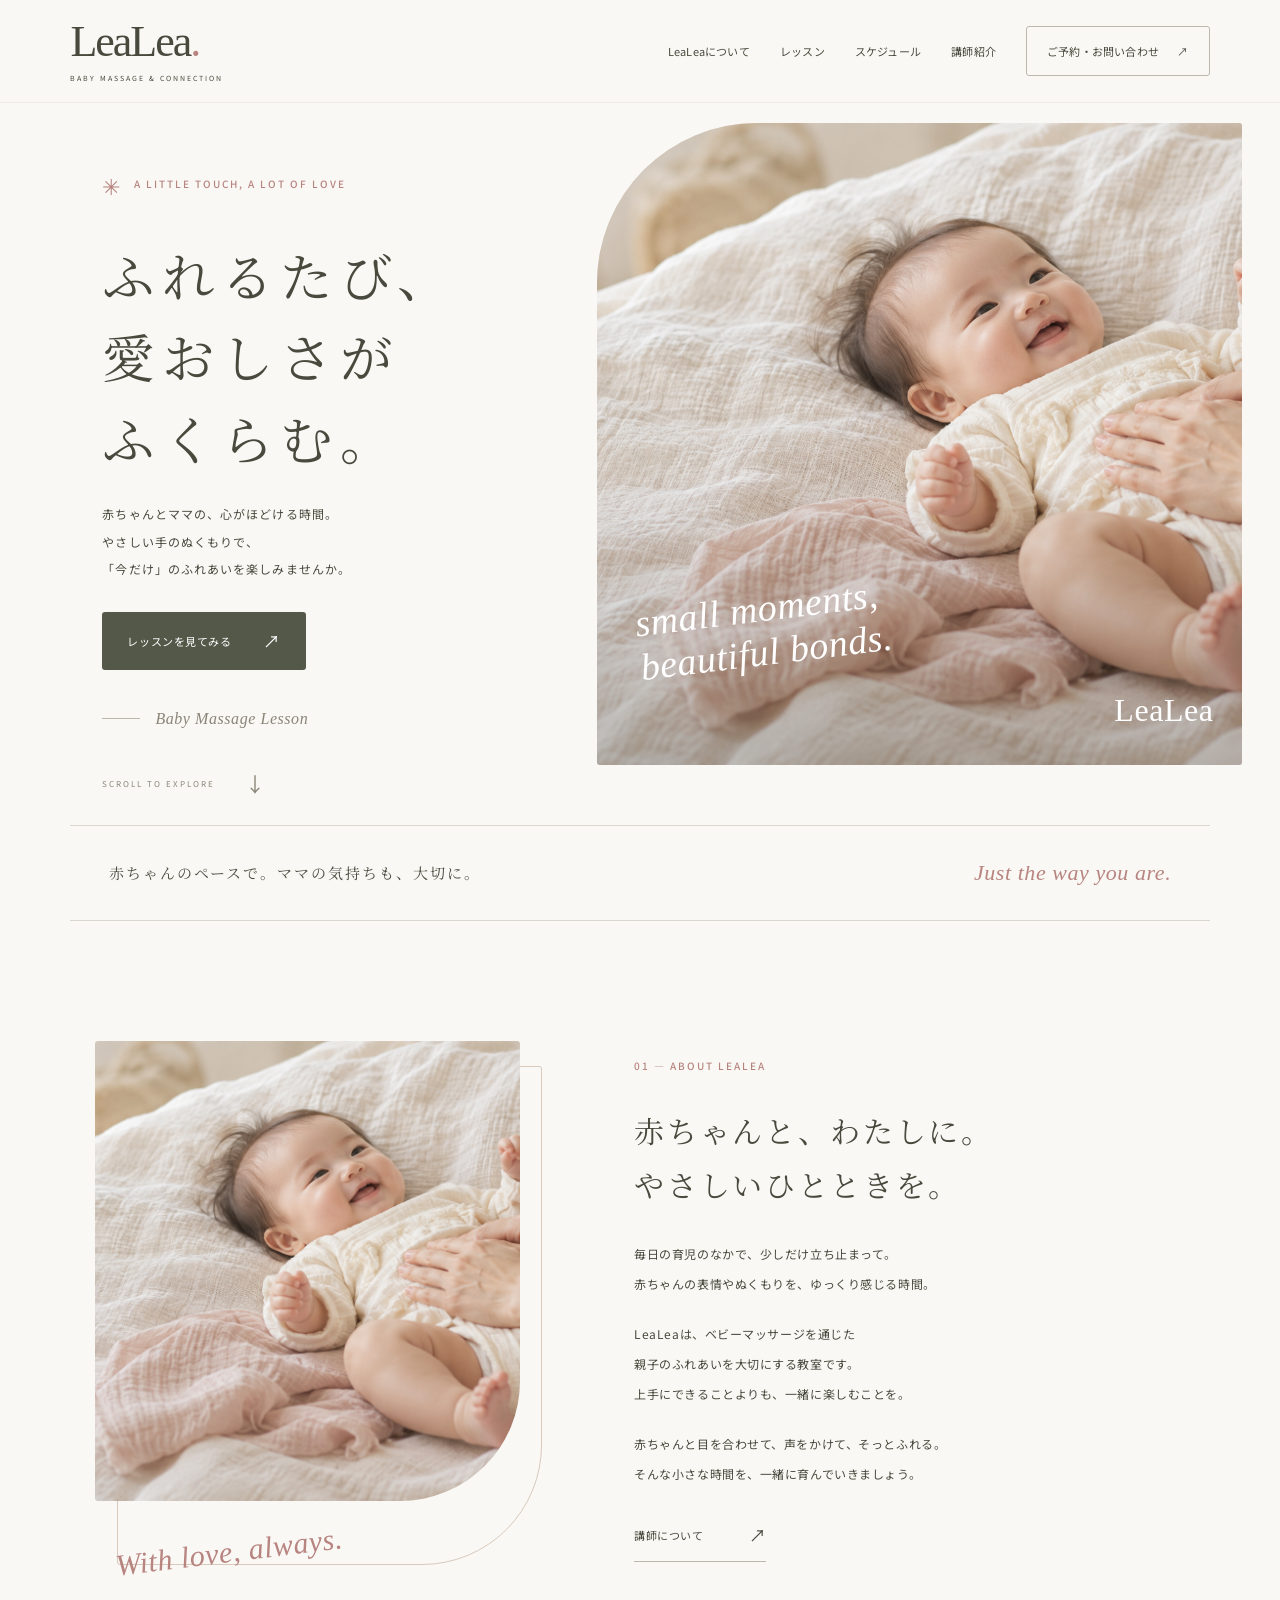
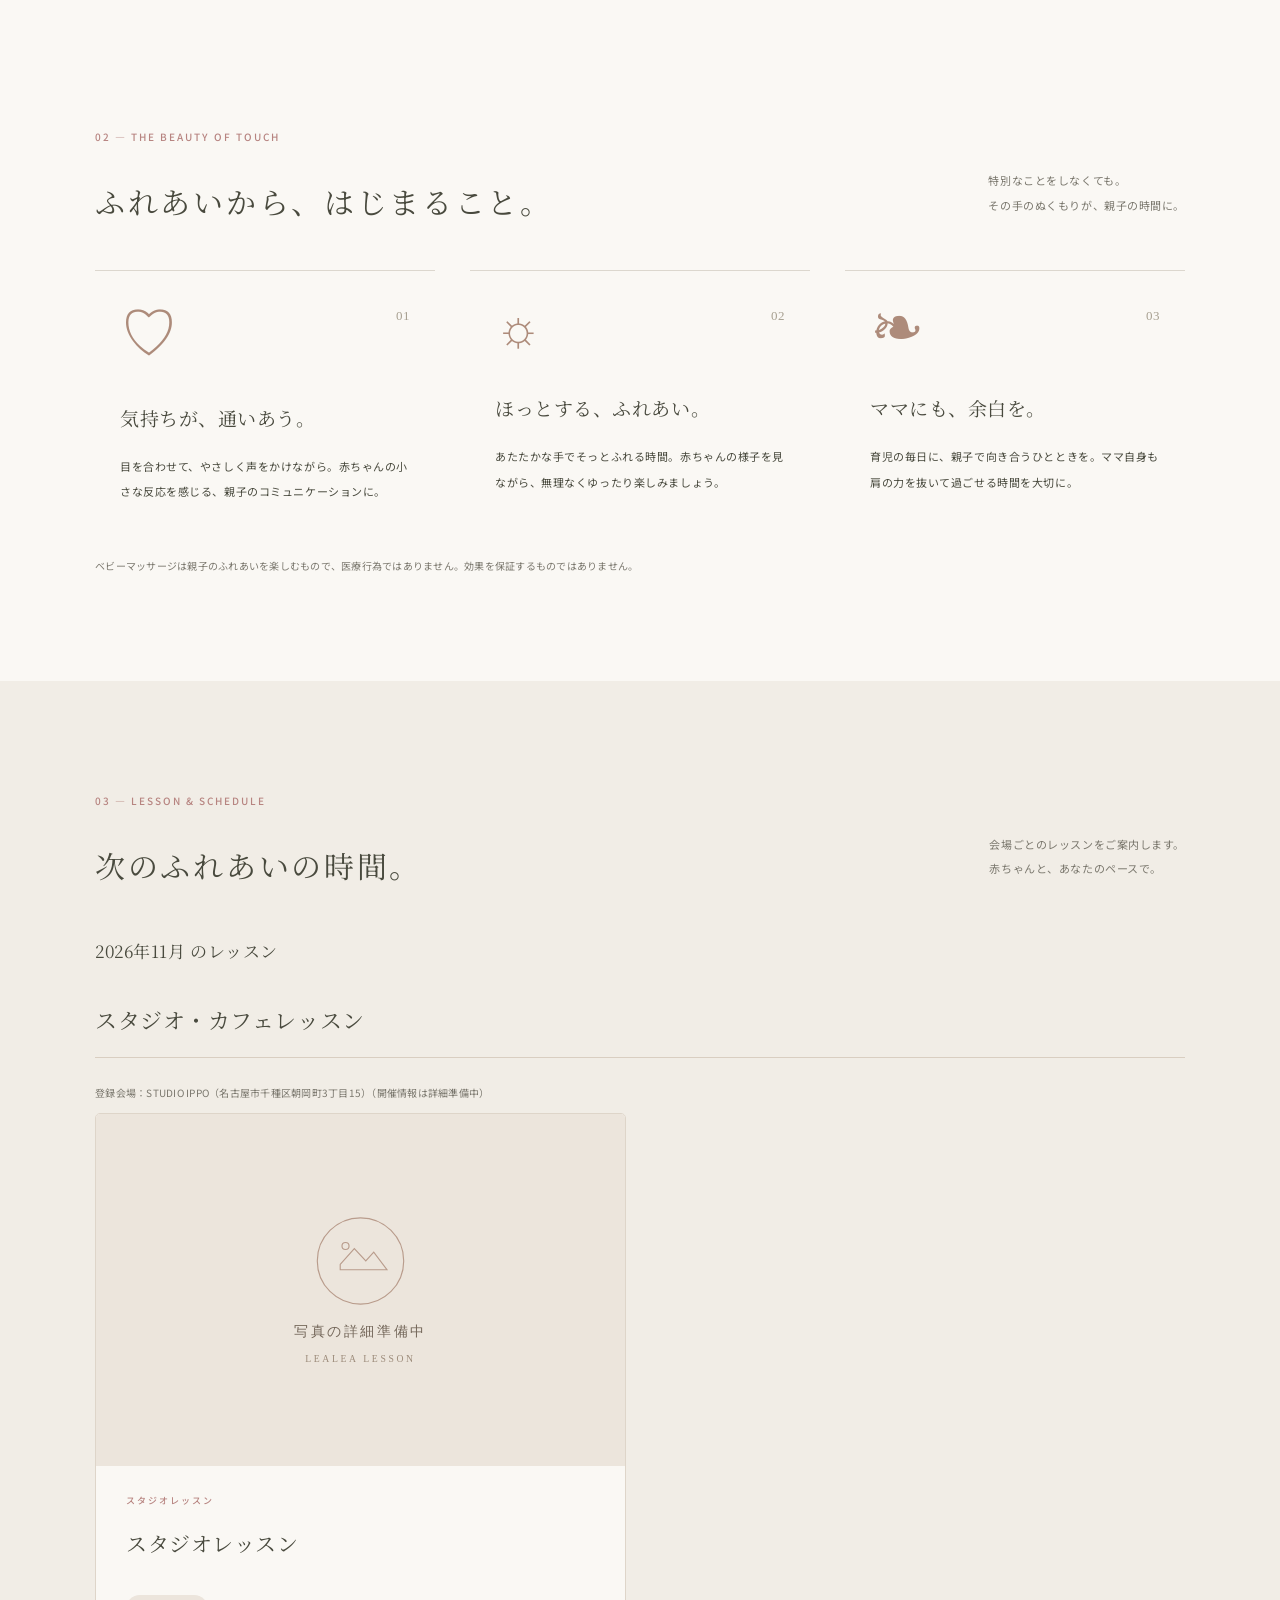
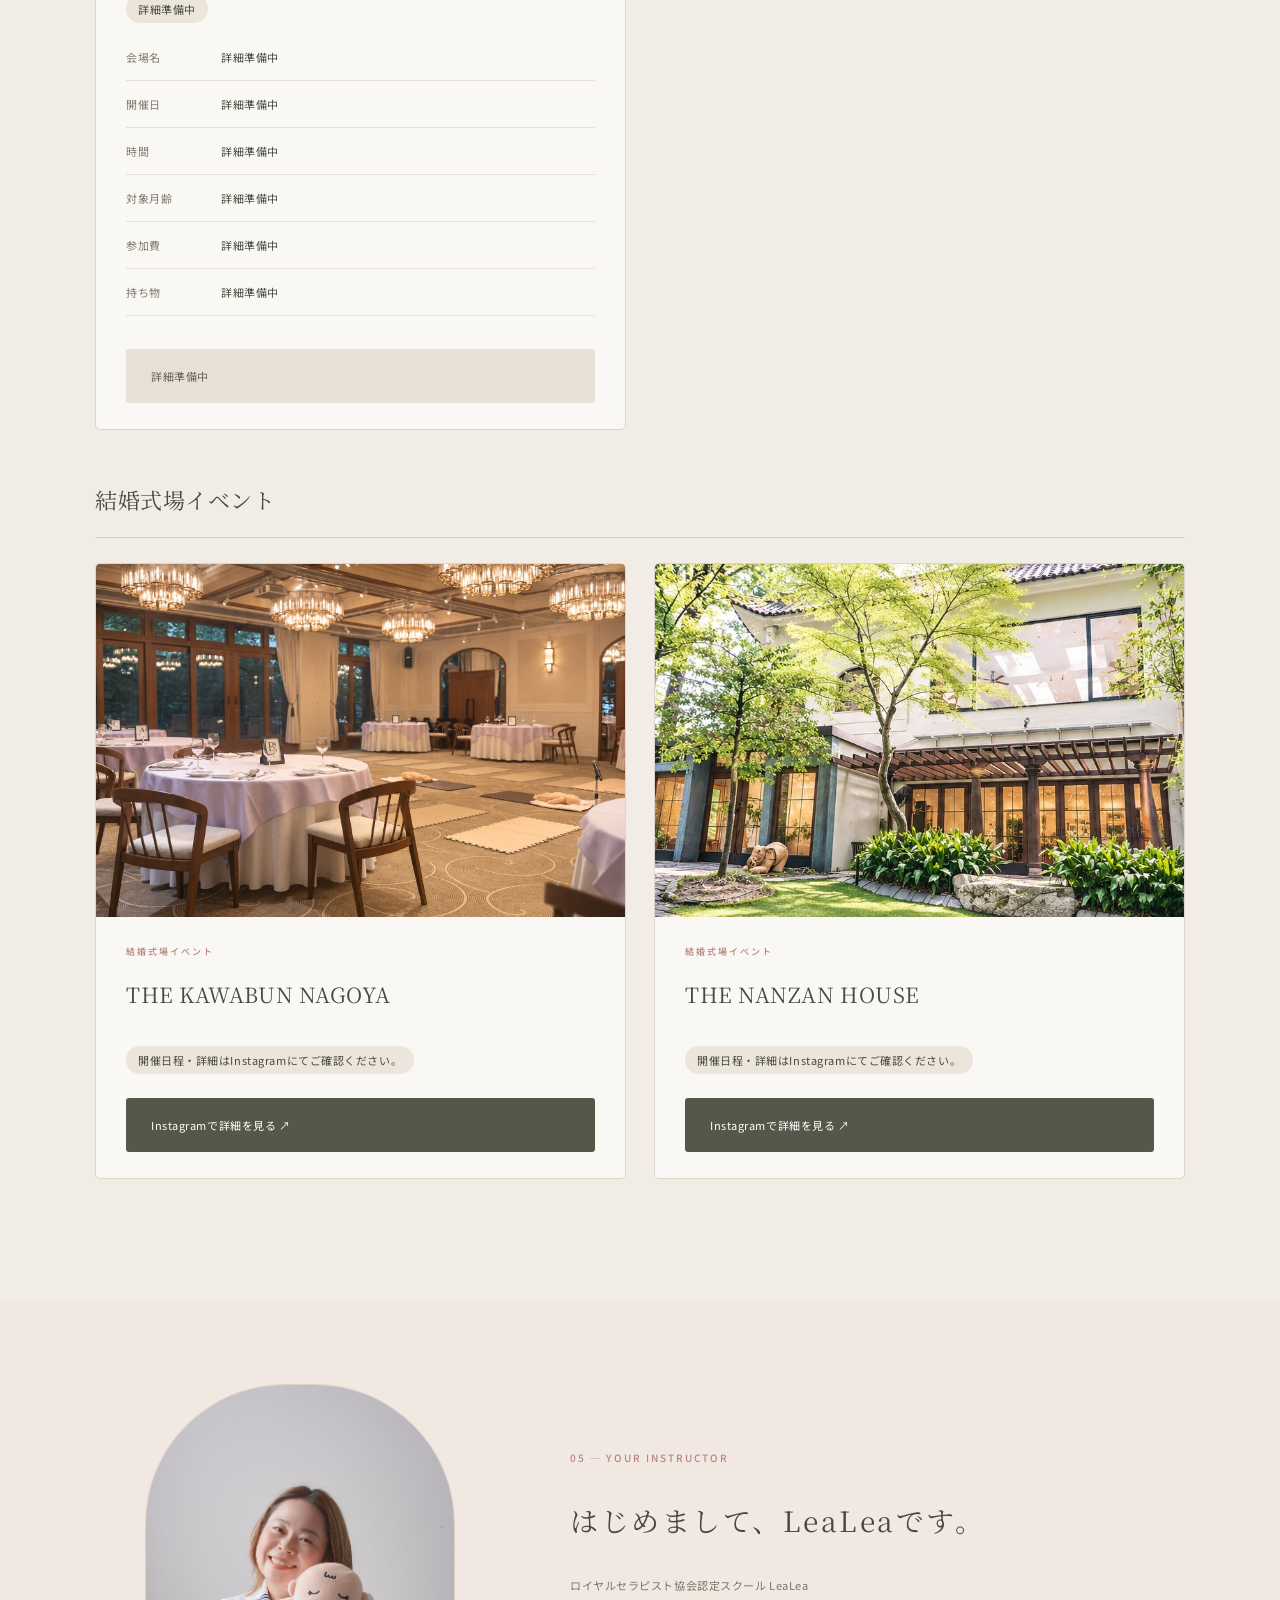
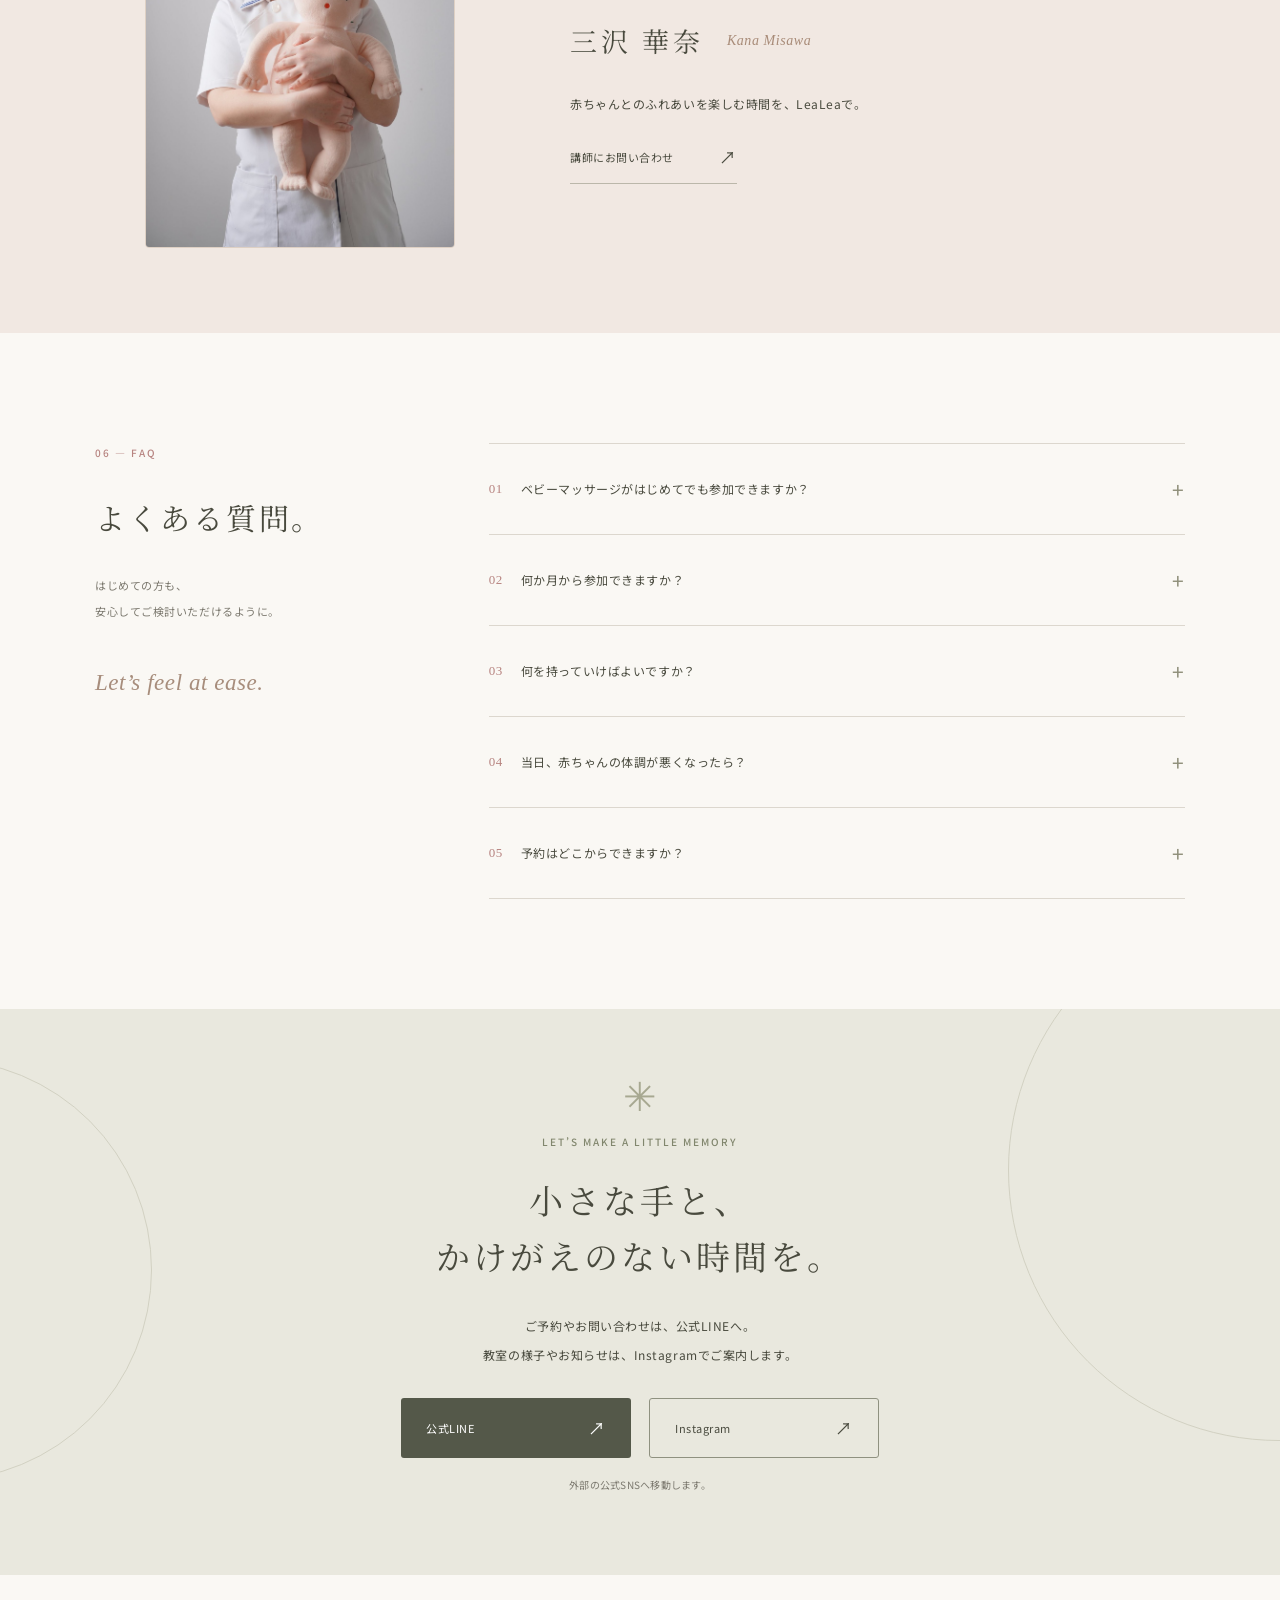
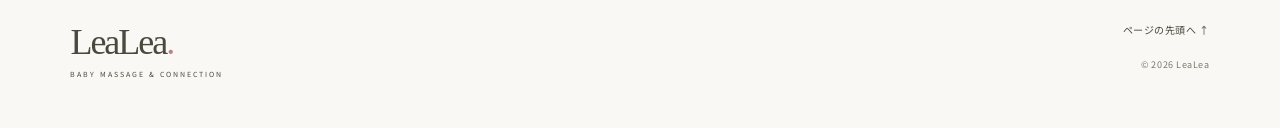
<file: index.html>
<!doctype html>
<html lang="ja">
<head>
<meta charset="UTF-8"><meta name="viewport" content="width=device-width, initial-scale=1">
<meta name="theme-color" content="#f6f2ec"><meta name="description" content="ベビーマッサージ教室 LeaLea。赤ちゃんとママの、やさしいふれあいの時間。">
<title>LeaLea | Baby Massage Lesson</title>
<link rel="stylesheet" href="style.css"><script src="content.js" defer></script><script src="lessons-data.js" defer></script><script src="lesson-view.js" defer></script><script src="lessons-inline.js" defer></script><script src="app.js" defer></script>
<!-- Google tag (gtag.js) -->
<script async src="https://www.googletagmanager.com/gtag/js?id=G-K8FG1XNHTW"></script>
<script>
  window.dataLayer = window.dataLayer || [];
  function gtag(){dataLayer.push(arguments);}
  gtag('js', new Date());
  gtag('config', 'G-K8FG1XNHTW');
</script>
</head>
<body>

<header class="header">
<a class="brand" href="#home" aria-label="LeaLea トップ"><span class="brand-name">LeaLea<span class="brand-dot">.</span></span><span class="brand-sub">BABY MASSAGE &amp; CONNECTION</span></a>
<nav class="desktop-nav" aria-label="メインナビゲーション"><a href="#about">LeaLeaについて</a><a href="#lesson">レッスン</a><a href="#schedule">スケジュール</a><a href="#teacher">講師紹介</a><a class="nav-contact" href="#contact">ご予約・お問い合わせ <span>↗</span></a></nav>
<button class="menu-button" aria-label="メニューを開く" aria-expanded="false" aria-controls="mobile-nav"><span></span><span></span></button>
</header>
<nav id="mobile-nav" class="mobile-nav" aria-label="スマートフォン用ナビゲーション" hidden><a href="#about">LeaLeaについて</a><a href="#benefits">ベビーマッサージの魅力</a><a href="#lesson">レッスン・料金</a><a href="#schedule">開催スケジュール</a><a href="#teacher">講師紹介</a><a href="#faq">よくある質問</a><a href="#contact">ご予約・お問い合わせ</a></nav>
<main>
<section id="home" class="hero">
<div class="hero-copy"><p class="eyebrow"><span class="tiny-star">✳︎</span> A LITTLE TOUCH, A LOT OF LOVE</p><h1>ふれるたび、<br>愛おしさが<br>ふくらむ。</h1><p class="hero-description">赤ちゃんとママの、心がほどける時間。<br>やさしい手のぬくもりで、<br>「今だけ」のふれあいを楽しみませんか。</p><a href="#lesson" class="button button-dark">レッスンを見てみる <span>↗</span></a><div class="hero-note"><span class="note-line"></span> Baby Massage Lesson</div></div>
<div class="hero-visual"><img class="hero-photo" src="assets/baby.png" alt="やわらかなリネンの上で、赤ちゃんにやさしくふれる手。親子のふれあいを表現したイメージ写真" fetchpriority="high"><div class="hero-caption"><span>small moments,</span><span>beautiful bonds.</span></div><div class="photo-corner">LeaLea</div></div>
<a href="#about" class="scroll-cue">SCROLL TO EXPLORE <span>↓</span></a>
</section>
<div class="intro-strip"><p>赤ちゃんのペースで。ママの気持ちも、大切に。</p><span>Just the way you are.</span></div>
<section id="about" class="section about reveal">
<div class="about-photo photo-frame"><img src="assets/baby.png" alt="赤ちゃんとのふれあいをイメージした写真" loading="lazy"><span class="photo-script">With love, always.</span></div>
<div class="about-copy"><p class="eyebrow">01 — ABOUT LEALEA</p><h2>赤ちゃんと、わたしに。<br>やさしいひとときを。</h2><p>毎日の育児のなかで、少しだけ立ち止まって。<br>赤ちゃんの表情やぬくもりを、ゆっくり感じる時間。</p><p>LeaLeaは、ベビーマッサージを通じた<br class="desktop-break">親子のふれあいを大切にする教室です。<br>上手にできることよりも、一緒に楽しむことを。</p><p>赤ちゃんと目を合わせて、声をかけて、そっとふれる。<br>そんな小さな時間を、一緒に育んでいきましょう。</p><a class="text-link" href="#teacher">講師について <span>↗</span></a></div>
</section>
<section id="benefits" class="benefits section reveal"><div class="section-heading"><div><p class="eyebrow">02 — THE BEAUTY OF TOUCH</p><h2>ふれあいから、はじまること。</h2></div><p class="heading-note">特別なことをしなくても。<br>その手のぬくもりが、親子の時間に。</p></div><div class="benefit-grid">
<article class="benefit"><span class="benefit-icon icon-bond" aria-hidden="true">♡</span><span class="card-number">01</span><h3>気持ちが、通いあう。</h3><p>目を合わせて、やさしく声をかけながら。赤ちゃんの小さな反応を感じる、親子のコミュニケーションに。</p></article>
<article class="benefit"><span class="benefit-icon" aria-hidden="true">☼</span><span class="card-number">02</span><h3>ほっとする、ふれあい。</h3><p>あたたかな手でそっとふれる時間。赤ちゃんの様子を見ながら、無理なくゆったり楽しみましょう。</p></article>
<article class="benefit"><span class="benefit-icon icon-leaf" aria-hidden="true">❧</span><span class="card-number">03</span><h3>ママにも、余白を。</h3><p>育児の毎日に、親子で向き合うひとときを。ママ自身も肩の力を抜いて過ごせる時間を大切に。</p></article>
</div><p class="small-note">ベビーマッサージは親子のふれあいを楽しむもので、医療行為ではありません。効果を保証するものではありません。</p></section>
<section id="lesson" class="lesson-section"><div class="section reveal"><div class="section-heading"><div><p class="eyebrow">03 — LESSON &amp; SCHEDULE</p><h2>次のふれあいの時間。</h2></div><p class="heading-note">会場ごとのレッスンをご案内します。<br>赤ちゃんと、あなたのペースで。</p></div><div id="schedule"><p id="lesson-month" class="lesson-month"></p><div id="lesson-list" aria-live="polite"></div></div><p id="lesson-list-status" class="small-note" role="status"></p></div></section>
<section id="teacher" class="teacher-section"><div class="section teacher reveal"><div class="teacher-portrait"><img class="teacher-photo" src="assets/kana-misawa.jpg" alt="赤ちゃんの人形を抱き、自然な笑顔を見せる講師・三沢華奈" width="1290" height="1935" loading="lazy"></div><div class="teacher-copy"><p class="eyebrow">05 — YOUR INSTRUCTOR</p><h2>はじめまして、LeaLeaです。</h2><p class="teacher-school">ロイヤルセラピスト協会認定スクール LeaLea</p><div class="teacher-name"><h3>三沢 華奈</h3><span>Kana Misawa</span></div><p>赤ちゃんとのふれあいを楽しむ時間を、LeaLeaで。</p><a class="text-link" href="#contact">講師にお問い合わせ <span>↗</span></a></div></div></section>
<section id="faq" class="section faq reveal"><div class="faq-heading"><p class="eyebrow">06 — FAQ</p><h2>よくある質問。</h2><p>はじめての方も、<br>安心してご検討いただけるように。</p><span class="serif-note">Let’s feel at ease.</span></div><div id="faq-list" class="faq-list"></div></section>
<section id="contact" class="contact-section reveal"><span class="contact-flower" aria-hidden="true">✳︎</span><p class="eyebrow">LET’S MAKE A LITTLE MEMORY</p><h2>小さな手と、<br>かけがえのない時間を。</h2><p>ご予約やお問い合わせは、公式LINEへ。<br>教室の様子やお知らせは、Instagramでご案内します。</p><div class="contact-buttons"><a id="line-link" class="button button-dark" href="#contact">公式LINE <span>↗</span></a><a id="instagram-link" class="button button-outline" href="#contact">Instagram <span>↗</span></a></div><p id="contact-status" class="small-note" role="status"></p></section>
</main>
<footer class="footer"><a href="#home" class="brand"><span class="brand-name">LeaLea<span class="brand-dot">.</span></span><span class="brand-sub">BABY MASSAGE &amp; CONNECTION</span></a><div class="footer-right"><a href="#home">ページの先頭へ ↑</a><p>© <span id="year"></span> LeaLea</p></div></footer>
</body>
</html>
</file>
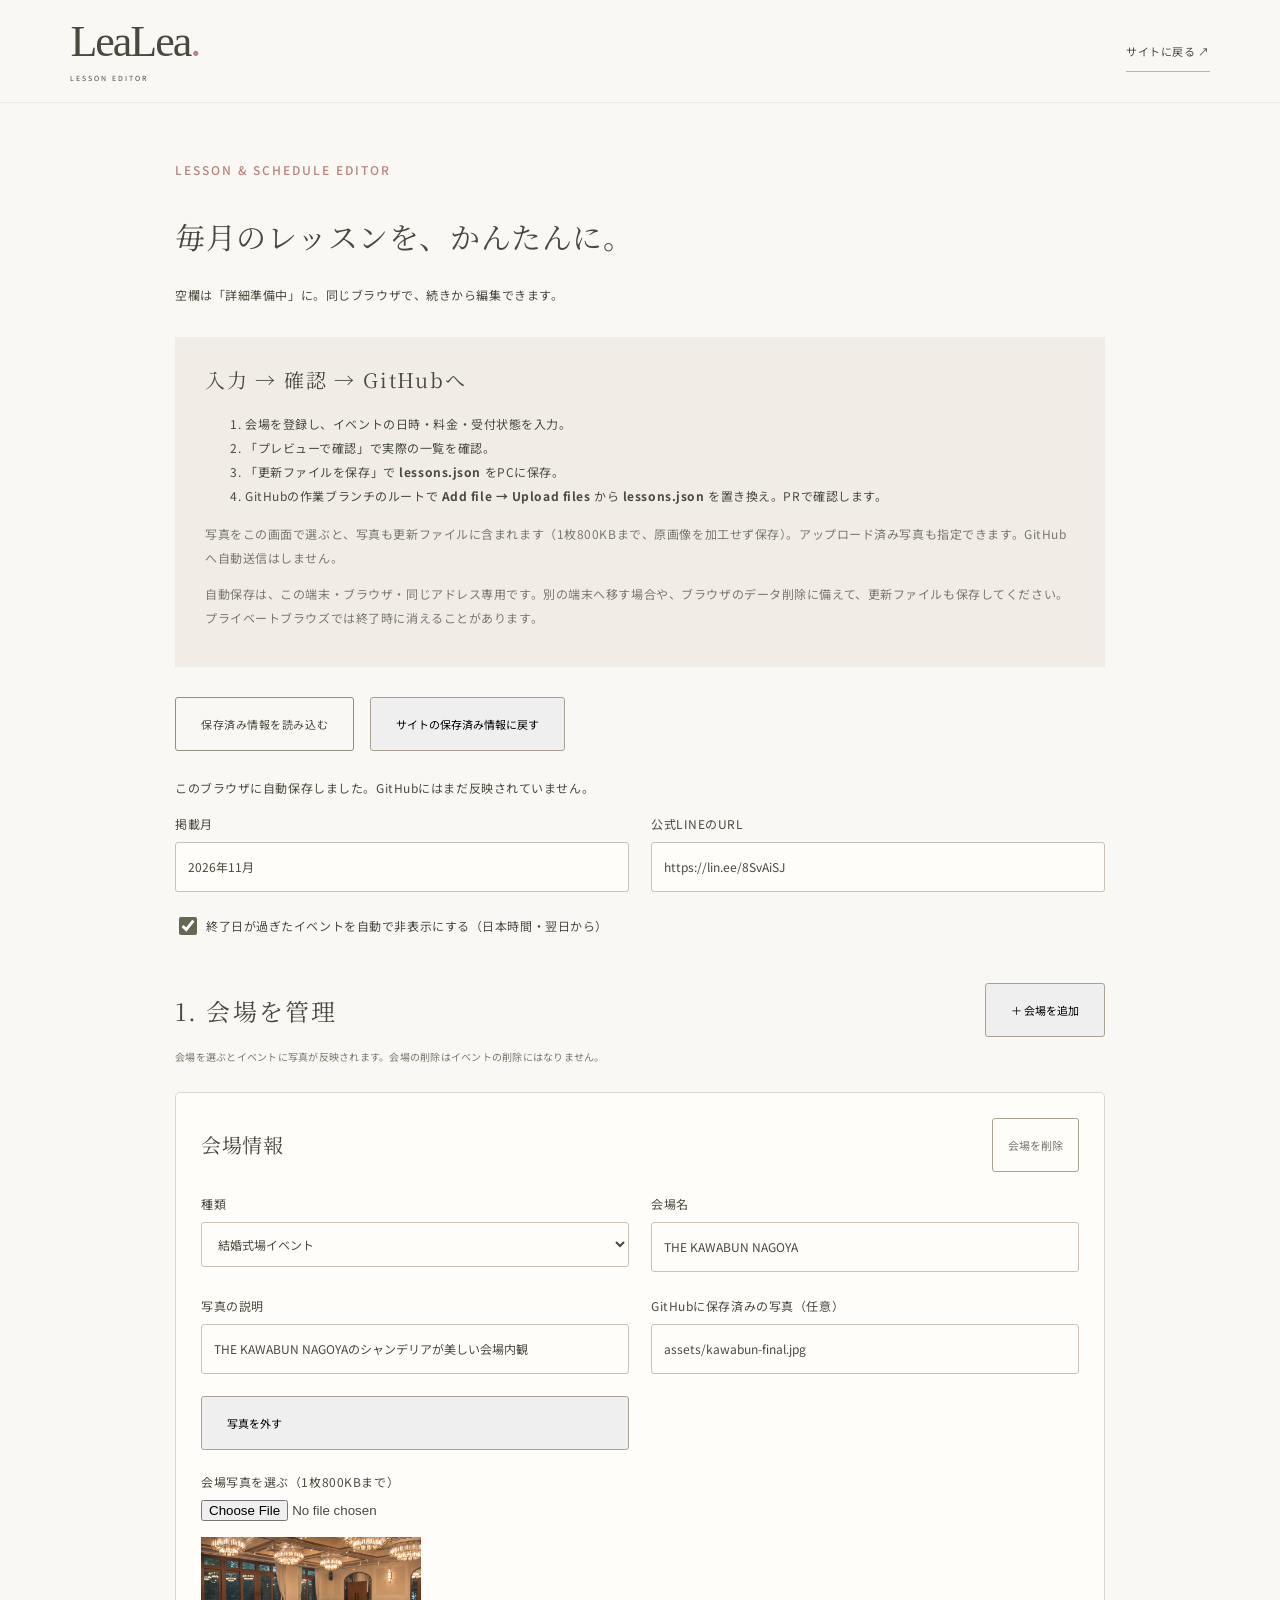
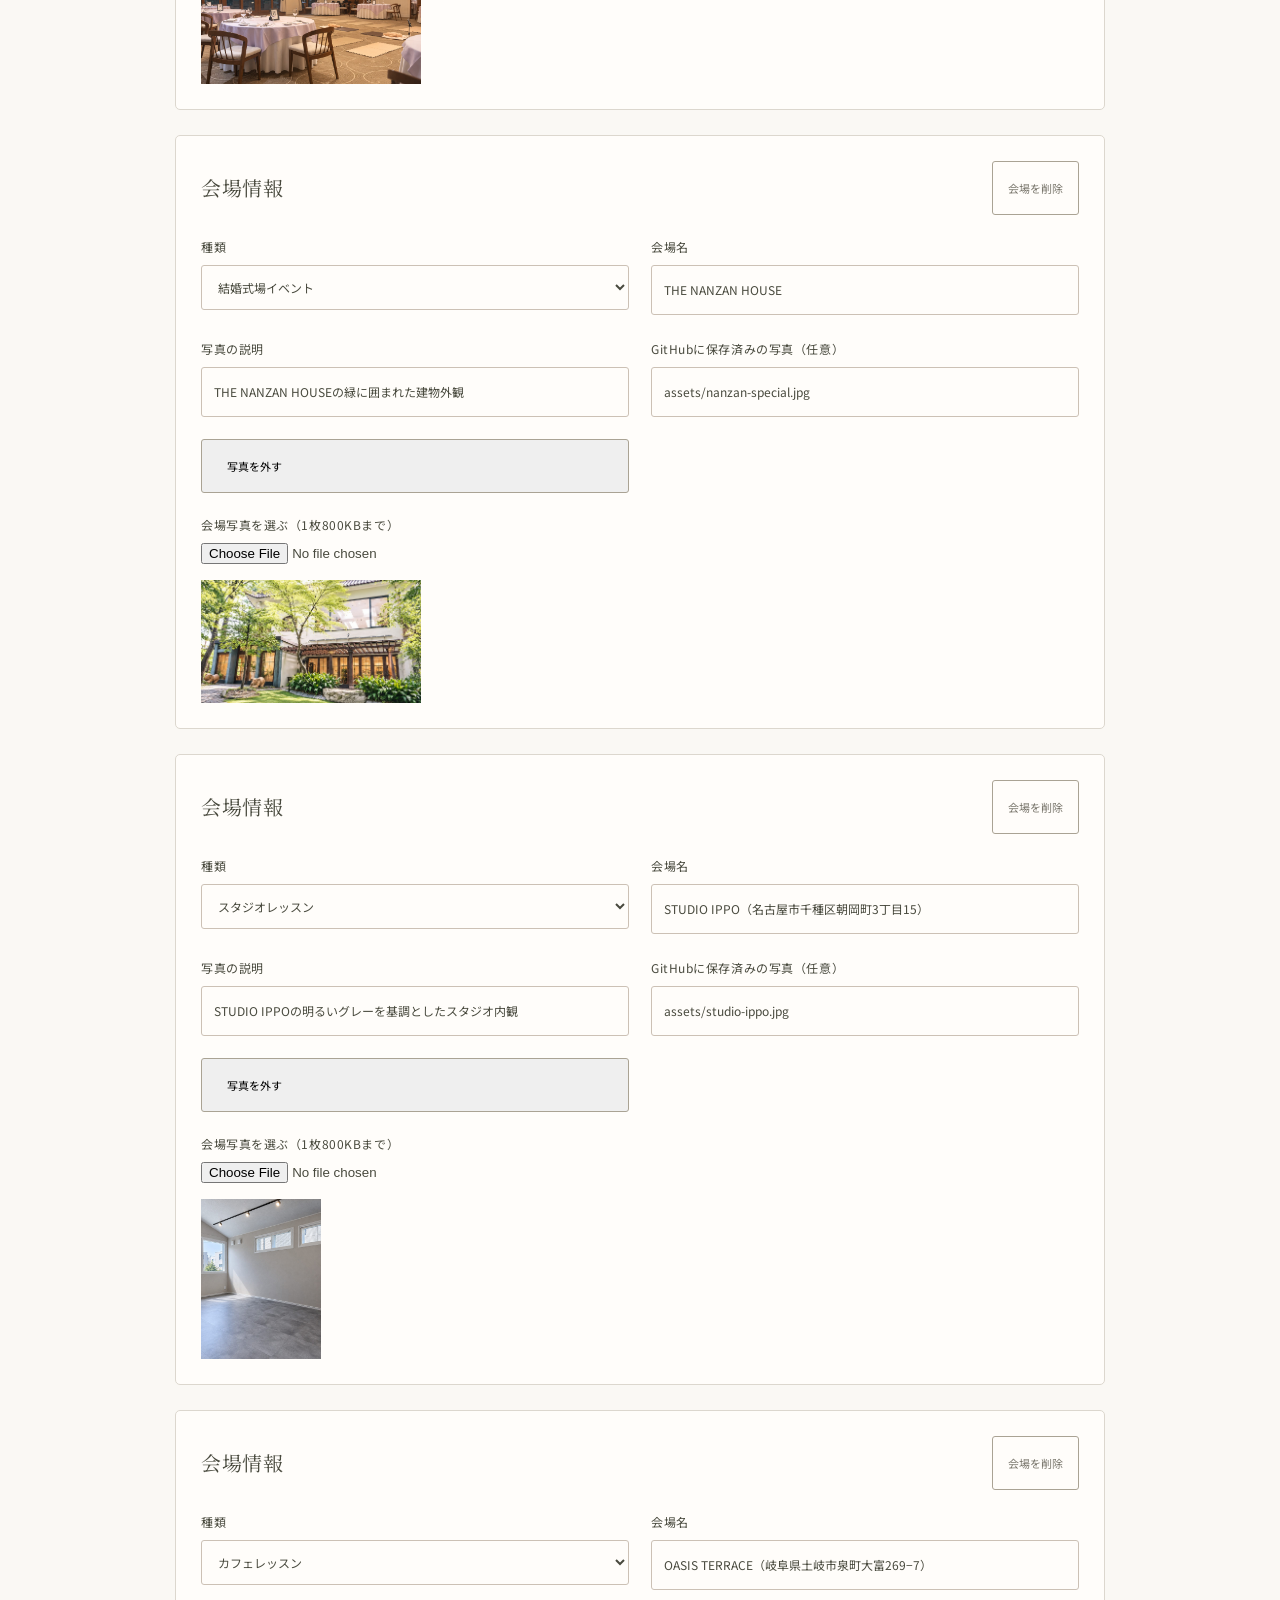
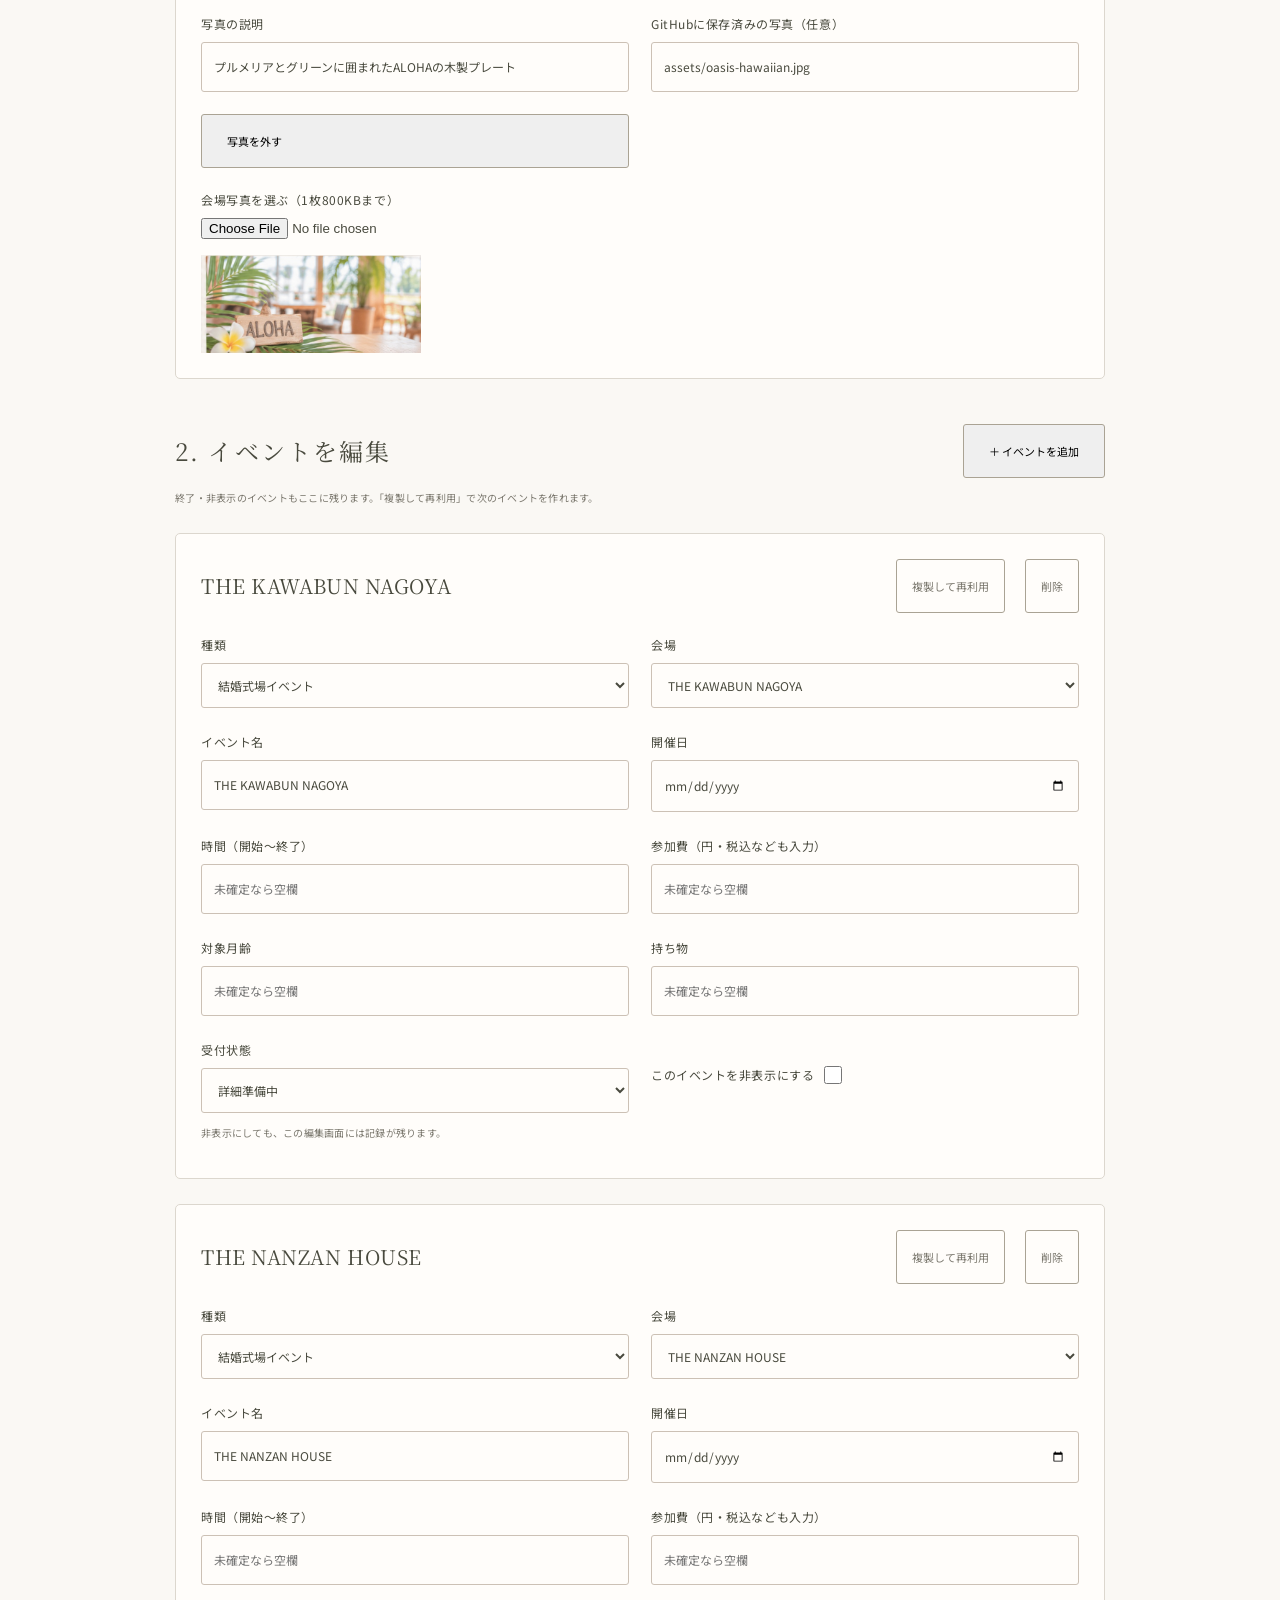
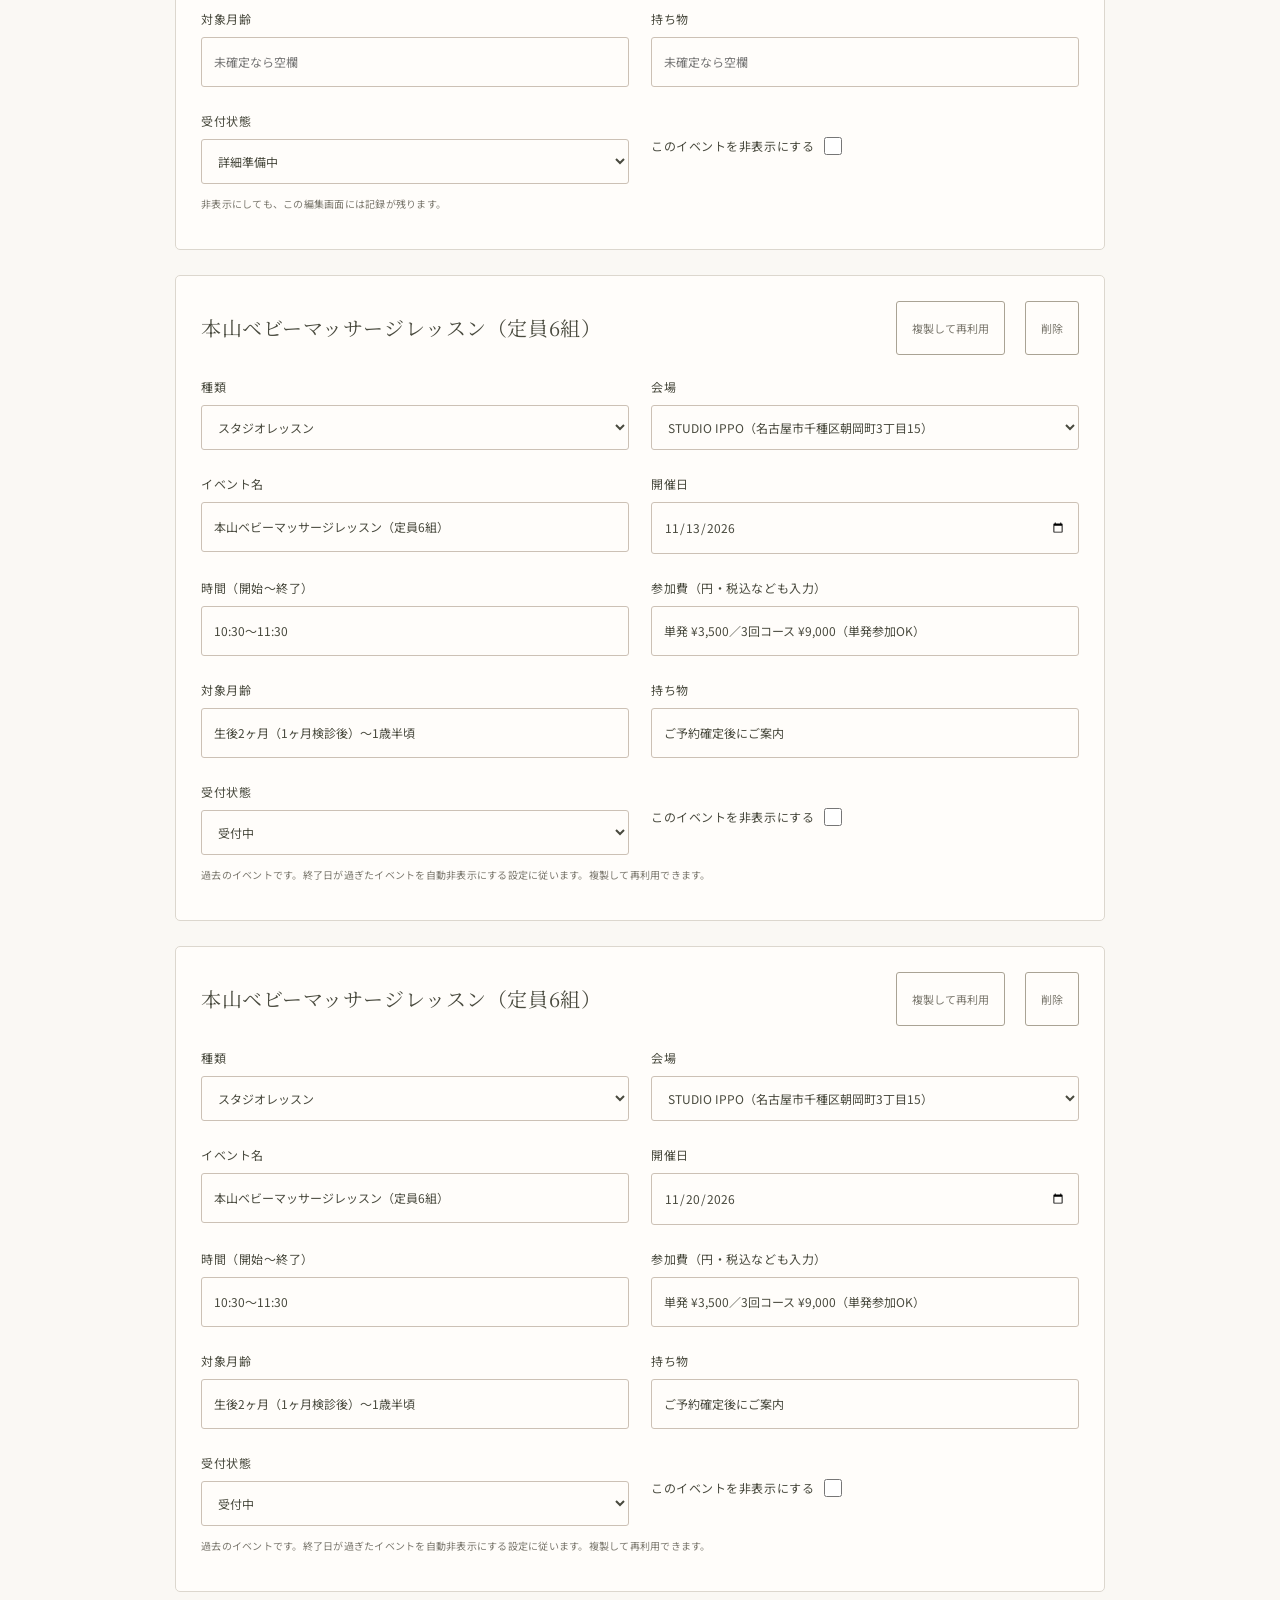
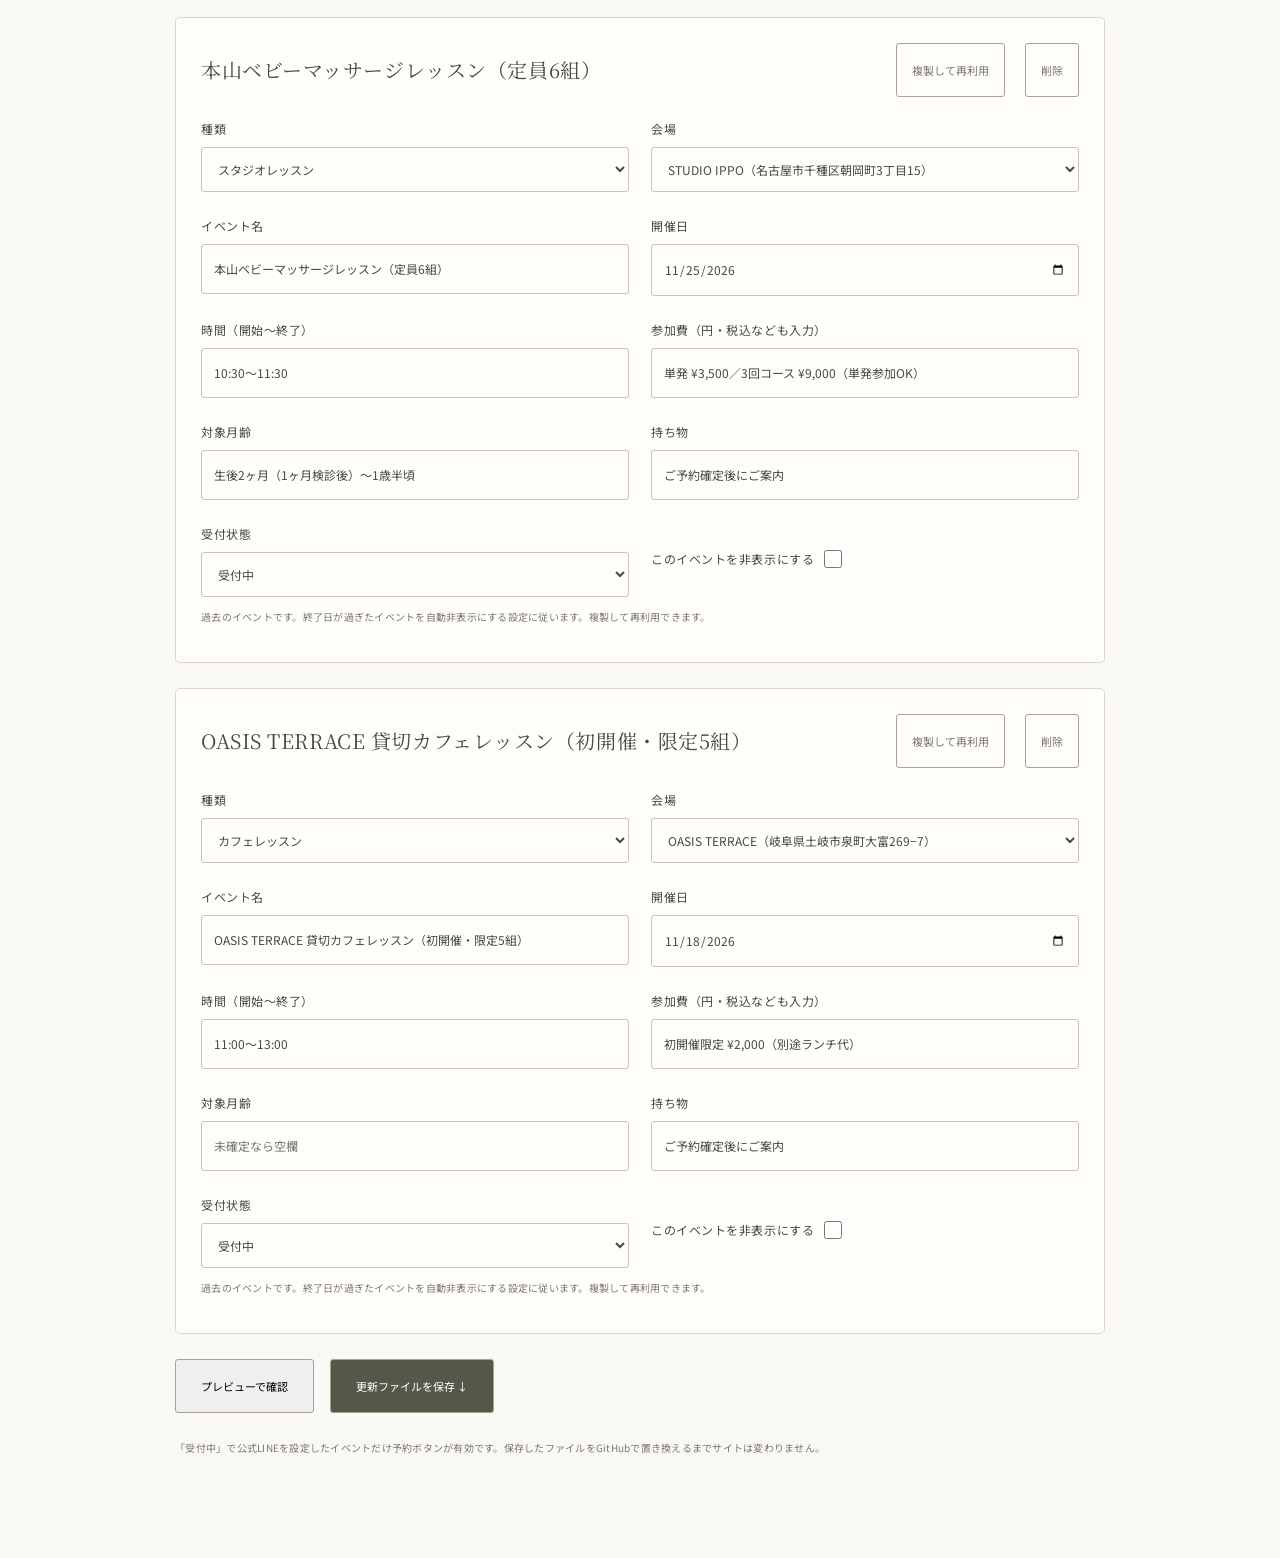
<file: editor.html>
<!doctype html><html lang="ja"><head><meta charset="UTF-8"><meta name="viewport" content="width=device-width, initial-scale=1"><meta name="robots" content="noindex,nofollow"><title>レッスン情報の編集 | LeaLea</title><link rel="stylesheet" href="style.css"><link rel="stylesheet" href="editor.css"><script src="lessons-data.js" defer></script><script src="editor.js" defer></script></head><body>
<header class="header"><a class="brand" href="index.html"><span class="brand-name">LeaLea<span class="brand-dot">.</span></span><span class="brand-sub">LESSON EDITOR</span></a><a class="text-link" href="index.html#lesson">サイトに戻る ↗</a></header>
<main class="editor-main"><p class="eyebrow">LESSON &amp; SCHEDULE EDITOR</p><h1>毎月のレッスンを、かんたんに。</h1><p>空欄は「詳細準備中」に。同じブラウザで、続きから編集できます。</p>
<div class="editor-guide"><h2>入力 → 確認 → GitHubへ</h2><ol><li>会場を登録し、イベントの日時・料金・受付状態を入力。</li><li>「プレビューで確認」で実際の一覧を確認。</li><li>「更新ファイルを保存」で <strong>lessons.json</strong> をPCに保存。</li><li>GitHubの作業ブランチのルートで <strong>Add file → Upload files</strong> から <strong>lessons.json</strong> を置き換え。PRで確認します。</li></ol><p>写真をこの画面で選ぶと、写真も更新ファイルに含まれます（1枚800KBまで、原画像を加工せず保存）。アップロード済み写真も指定できます。GitHubへ自動送信はしません。</p><p>自動保存は、この端末・ブラウザ・同じアドレス専用です。別の端末へ移す場合や、ブラウザのデータ削除に備えて、更新ファイルも保存してください。プライベートブラウズでは終了時に消えることがあります。</p></div>
<div class="editor-tools"><label class="button button-outline file-button">保存済み情報を読み込む<input id="import-file" type="file" accept=".json,application/json"></label><button id="load-repository" class="button button-outline" type="button">サイトの保存済み情報に戻す</button></div>
<p id="editor-status" role="status" aria-live="polite"></p>
<form id="editor-form" hidden><div class="editor-settings"><label>掲載月<input id="month" type="text" placeholder="未確定なら空欄"></label><label>公式LINEのURL<input id="line-url" type="url" placeholder="https://lin.ee/…"></label></div><label class="editor-check"><input type="checkbox" id="hide-past">終了日が過ぎたイベントを自動で非表示にする（日本時間・翌日から）</label>
<section><div class="editor-section-heading"><h2>1. 会場を管理</h2><button id="add-venue" type="button" class="button button-outline">＋ 会場を追加</button></div><p class="small-note">会場を選ぶとイベントに写真が反映されます。会場の削除はイベントの削除にはなりません。</p><div id="editor-venues"></div></section>
<section><div class="editor-section-heading"><h2>2. イベントを編集</h2><button id="add-lesson" type="button" class="button button-outline">＋ イベントを追加</button></div><p class="small-note">終了・非表示のイベントもここに残ります。「複製して再利用」で次のイベントを作れます。</p><div id="editor-lessons"></div></section>
<div class="editor-actions"><button id="show-preview" type="button" class="button button-outline">プレビューで確認</button><button type="submit" class="button button-dark">更新ファイルを保存 ↓</button></div><p class="small-note">「受付中」で公式LINEを設定したイベントだけ予約ボタンが有効です。保存したファイルをGitHubで置き換えるまでサイトは変わりません。</p></form>
<section id="preview-panel" hidden><h2>3. 一覧のプレビュー</h2><p id="preview-status" role="status"></p><p class="small-note">サイトと同じ表示ルールです。非表示・終了したイベントは設定に応じて掲載されません。</p><iframe id="preview-frame" src="preview.html" title="編集中のレッスン一覧プレビュー"></iframe></section>
</main></body></html>
</file>
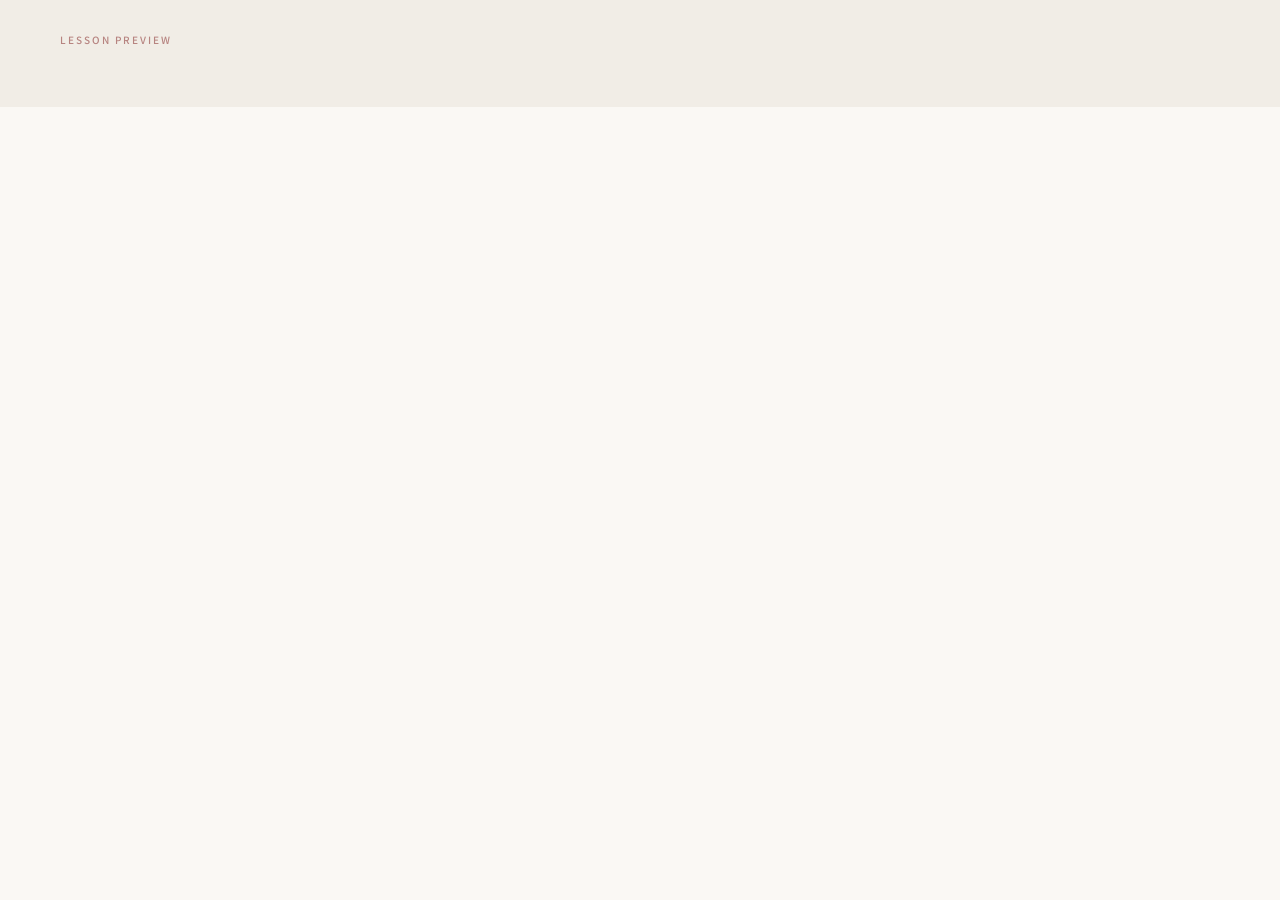
<file: preview.html>
<!doctype html><html lang="ja"><head><meta charset="UTF-8"><meta name="viewport" content="width=device-width, initial-scale=1"><meta name="robots" content="noindex,nofollow"><title>レッスンプレビュー | LeaLea</title><link rel="stylesheet" href="style.css"><script src="lessons-data.js" defer></script><script src="lesson-view.js" defer></script><script src="preview.js" defer></script></head><body><main class="lesson-section"><div class="section" style="padding:30px 20px"><p class="eyebrow">LESSON PREVIEW</p><p id="preview-month"></p><div id="lesson-list"></div><p id="preview-message" role="status"></p></div></main></body></html>
</file>
<file: style.css>
@import url('https://fonts.googleapis.com/css2?family=Noto+Sans+JP:wght@400;500;600&family=Noto+Serif+JP:wght@400;500;600&display=swap');
:root{--paper:#faf8f4;--ivory:#f1ede6;--ink:#494a3e;--muted:#7b786e;--pink:#b78480;--line:#dcd7ce;--serif:'Noto Serif JP','Yu Mincho','Hiragino Mincho ProN',serif;--sans:'Noto Sans JP','Hiragino Kaku Gothic ProN',sans-serif}*{box-sizing:border-box}html{scroll-behavior:smooth;scroll-padding-top:110px}body{margin:0;background:var(--paper);color:var(--ink);font-family:var(--sans);font-size:14px;line-height:2;letter-spacing:.04em}a{color:inherit;text-decoration:none}button{font:inherit}img{max-width:100%;display:block}button,a,summary{-webkit-tap-highlight-color:transparent}a:focus-visible,button:focus-visible,summary:focus-visible{outline:2px solid var(--pink);outline-offset:6px}::selection{background:#ead5cf}.sample-banner{min-height:29px;text-align:center;background:#e9e1d9;font-size:10px;letter-spacing:.08em;padding:4px 15px;color:#645e55}.sample-banner span{margin-left:18px}.header{height:103px;display:flex;align-items:center;justify-content:space-between;padding:0 5.5%;background:rgba(250,248,244,.96);position:sticky;top:0;z-index:20;border-bottom:1px solid rgba(220,215,206,.4)}.brand{display:flex;flex-direction:column;line-height:1}.brand-name{font-family:Georgia,serif;font-size:44px;letter-spacing:-2px}.brand-dot{color:var(--pink)}.brand-sub{font-size:7px;letter-spacing:2px;margin-top:11px}.desktop-nav{display:flex;gap:30px;align-items:center;font-size:11px;letter-spacing:.02em}.desktop-nav a{transition:color .2s}.desktop-nav a:hover,.text-link:hover{color:var(--pink)}.nav-contact{border:1px solid #bcb9ac;padding:13px 20px;border-radius:3px}.nav-contact span{margin-left:16px}.menu-button,.mobile-nav{display:none}.hero{display:grid;grid-template-columns:43% 57%;min-height:665px;position:relative;max-width:1600px;margin:auto;padding:12px 3% 60px 8%}.hero-copy{padding:48px 20px 30px 0;position:relative;z-index:1}.eyebrow{font-family:var(--sans);font-size:10px;letter-spacing:2px;font-weight:500;color:var(--pink);margin:0 0 27px}.tiny-star{font-size:22px;display:inline-block;vertical-align:middle;margin-right:8px}.hero h1{font-family:var(--serif);font-weight:400;font-size:clamp(38px,4.1vw,62px);line-height:1.55;letter-spacing:.14em;margin:24px 0 22px}.hero-description{font-size:12px;line-height:2.3;letter-spacing:.09em;margin-bottom:29px}.button{display:inline-flex;justify-content:space-between;align-items:center;gap:32px;min-height:54px;padding:12px 25px;font-size:11px;border-radius:3px;transition:background .25s,transform .25s}.button:hover{transform:translateY(-2px)}.button span{font-size:17px}.button-dark{background:#545849;color:#fff}.button-dark:hover{background:#696e5c}.button-outline{border:1px solid #8f9180}.hero-note{display:flex;align-items:center;gap:15px;margin-top:33px;font-family:Georgia,serif;font-size:16px;font-style:italic;color:#8a8579}.note-line{height:1px;width:38px;background:#bcb7ab}.hero-visual{position:relative;margin-top:8px;margin-left:5px;background:#e9dfd4;border-radius:160px 3px 3px 3px;min-height:583px;overflow:hidden}.hero-photo{width:100%;height:100%;position:absolute;object-fit:cover;object-position:60% center}.hero-visual:after{content:'';position:absolute;inset:0;background:linear-gradient(0deg,rgba(51,42,29,.23),transparent 45%);pointer-events:none}.photo-label{position:absolute;font-size:8px;letter-spacing:2px;bottom:16px;left:20px;z-index:2;color:#fff;background:rgba(68,64,56,.42);padding:2px 8px;border-radius:2px}.hero-caption{position:absolute;bottom:90px;left:40px;font-family:Georgia,serif;font-style:italic;font-size:38px;color:white;line-height:1.15;transform:rotate(-7deg);z-index:2}.hero-caption span{display:block}.photo-corner{position:absolute;right:28px;bottom:23px;font-family:Georgia,serif;font-size:32px;color:#fff;z-index:2}.scroll-cue{position:absolute;bottom:21px;left:8%;font-size:8px;letter-spacing:2px;display:flex;align-items:center;gap:30px;color:#888578}.scroll-cue span{font-size:20px}.intro-strip{margin:0 5.5%;border-top:1px solid var(--line);border-bottom:1px solid var(--line);padding:25px 3%;display:flex;justify-content:space-between;align-items:center}.intro-strip p{font-family:var(--serif);font-size:15px;letter-spacing:.13em;margin:0}.intro-strip>span{font-family:Georgia,serif;font-size:22px;font-style:italic;color:var(--pink)}.section{max-width:1200px;margin:auto;padding:110px 55px}.about{display:grid;grid-template-columns:46fr 54fr;gap:70px;padding-top:120px;padding-bottom:120px}.photo-frame{position:relative;min-height:460px;max-width:425px;margin-bottom:20px}.about-photo img{height:460px;width:100%;object-fit:cover;object-position:68% center;border-radius:3px 3px 120px 3px}.about-photo:before{content:'';position:absolute;inset:25px -22px -23px 22px;border:1px solid #d7c9bc;z-index:-1;border-radius:3px 3px 120px 3px}.photo-script{position:absolute;bottom:-40px;left:20px;font-family:Georgia,serif;font-style:italic;font-size:30px;color:var(--pink);transform:rotate(-7deg)}.about-copy{padding:15px 0 0}h2{font-family:var(--serif);font-size:30px;font-weight:400;line-height:1.8;letter-spacing:.09em;margin:0 0 28px}.about-copy p:not(.eyebrow){font-size:12px;line-height:2.5;margin-bottom:20px}.text-link{display:inline-flex;align-items:center;justify-content:space-between;gap:45px;font-size:11px;border-bottom:1px solid #bbb7aa;padding:9px 0;transition:color .2s}.text-link span{font-size:17px}.section-heading{display:flex;justify-content:space-between;align-items:end;margin-bottom:42px;gap:25px}.section-heading h2{margin-bottom:0}.heading-note{font-size:11px;line-height:2.2;color:var(--muted)}.benefits{padding-top:45px;padding-bottom:95px}.benefit-grid{display:grid;grid-template-columns:repeat(3,1fr);gap:35px}.benefit{position:relative;padding:22px 25px 23px;border-top:1px solid var(--line)}.benefit-icon{display:block;font-family:Georgia,serif;color:#ad8b7a;font-size:51px;line-height:1.4;margin-bottom:25px}.icon-bond{font-size:58px}.icon-leaf{font-size:65px;line-height:1.1}.card-number{position:absolute;right:25px;top:32px;font-family:Georgia,serif;font-size:13px;color:#a7a091}.benefit h3{font-family:var(--serif);font-size:19px;font-weight:400;margin:0 0 17px}.benefit p{font-size:11px;line-height:2.3;margin:0}.small-note{font-size:10px;color:var(--muted);line-height:2;letter-spacing:.025em}.benefits>.small-note{margin-top:28px}.lesson-section{background:var(--ivory)}.serif-note{font-family:Georgia,serif;font-style:italic;font-size:27px;color:#a78d7c}.lesson-layout{display:grid;grid-template-columns:1fr 1fr;gap:75px;align-items:center}.lesson-editorial{padding-left:18px}.pill{border:1px solid #c8b7a6;border-radius:30px;padding:6px 15px;font-size:9px;letter-spacing:1.5px;color:#8e7765}.lesson-editorial h3{font-family:var(--serif);font-size:25px;font-weight:400;line-height:1.9;margin:25px 0}.lesson-editorial p{font-size:11px;line-height:2.4;margin-bottom:23px}.lesson-card{background:var(--paper);border:1px solid #dfd8cc;border-radius:5px;padding:30px 35px;box-shadow:0 8px 25px #554c3a05}.lesson-card-top{display:flex;justify-content:space-between;align-items:center}.lesson-card-top .eyebrow{margin:0}.lesson-card-top .tiny-star{color:#b89887}.lesson-card h3{font-family:var(--serif);font-size:21px;font-weight:400;margin:16px 0 7px}.lesson-card>p:not(.small-note){font-size:10px;color:var(--muted)}dl{margin-top:24px}dl>div{display:flex;gap:20px;align-items:baseline;border-bottom:1px solid #e6e1d7;padding:12px 0;font-size:11px}dt{min-width:75px;color:#827a6d}dd{margin:0}.price-line{display:flex;justify-content:space-between;align-items:center;margin-top:25px;font-size:11px}.price-line strong{font-family:var(--serif);font-weight:400;font-size:24px}.full{width:100%;margin-top:13px}.schedule-empty{display:flex;align-items:center;gap:28px;padding:32px 0;border-top:1px solid var(--line);border-bottom:1px solid var(--line)}.schedule-symbol{font-size:34px;line-height:1;color:#9b9e88;padding:20px;background:#eeeee5;border-radius:50%}.schedule-empty .eyebrow{font-size:9px;margin:0}.schedule-empty h3{font-family:var(--serif);font-weight:400;font-size:18px;margin:5px 0}.schedule-empty p{font-size:11px;margin:0;color:var(--muted)}.schedule-empty .text-link{margin-left:auto}.schedule-row{display:grid;grid-template-columns:1.3fr 1fr 1.5fr 1.3fr 1fr;gap:15px;padding:25px 0;border-top:1px solid var(--line);font-size:12px}.teacher-section{background:#f1e8e2}.teacher{display:grid;grid-template-columns:40fr 60fr;gap:65px;align-items:center;padding-top:85px;padding-bottom:85px}.teacher-portrait{max-width:310px;margin:auto;width:100%}.portrait-art{aspect-ratio:4/5;background:#e7d8cc;position:relative;border-radius:140px 140px 4px 4px;display:flex;flex-direction:column;align-items:center;justify-content:center;overflow:hidden;border:1px solid #ded0c4}.portrait-art:before,.portrait-art:after{content:'';position:absolute;border:1px solid #bc9f8b;border-radius:50%;width:225px;height:225px;bottom:-110px;left:-90px;opacity:.4}.portrait-art:after{left:auto;right:-100px;width:290px;height:290px;bottom:-140px}.portrait-flower{font-size:75px;line-height:1;color:#bb9687}.portrait-initial{font-family:Georgia,serif;font-size:75px;font-style:italic;color:#806b5a;margin:15px}.portrait-art p{font-size:9px;letter-spacing:3px;text-align:center;color:#7e6a5c}.portrait-label{display:block;text-align:center;font-size:10px;margin-top:14px;color:#8f7b6e}.teacher-copy h2{font-size:28px}.teacher-school{font-size:11px;color:#7d7369}.teacher-name{display:flex;gap:23px;align-items:center;margin:18px 0 22px}.teacher-name h3{font-family:var(--serif);font-size:27px;font-weight:400;letter-spacing:.14em;margin:0}.teacher-name span{font-family:Georgia,serif;font-style:italic;color:#a88b78}.teacher-copy>p:not(.eyebrow):not(.small-note):not(.teacher-school){font-size:12px;line-height:2.4}.faq{display:grid;grid-template-columns:34fr 66fr;gap:35px}.faq-heading>p:not(.eyebrow){font-size:11px;color:var(--muted);line-height:2.4}.faq-heading .serif-note{display:block;margin-top:35px;font-size:23px}.faq-list details{border-bottom:1px solid var(--line)}.faq-list details:first-child{border-top:1px solid var(--line)}summary{display:flex;gap:18px;align-items:center;cursor:pointer;padding:24px 0;font-size:12px;list-style:none}summary::-webkit-details-marker{display:none}.faq-number{font-family:Georgia,serif;color:var(--pink);font-size:13px}.faq-toggle{margin-left:auto;font-size:21px;font-weight:400;color:#8f8f7a;transition:transform .25s}.faq-list details[open] .faq-toggle{transform:rotate(45deg)}.faq-list details>p{font-size:11px;padding:0 25px 15px 34px;margin:0;line-height:2.4;color:var(--muted)}.contact-section{text-align:center;background:#e9e8de;padding:65px 25px 70px;position:relative;overflow:hidden}.contact-section:before,.contact-section:after{content:'';position:absolute;width:420px;height:420px;border:1px solid #d2d1c2;border-radius:50%;left:-270px;top:50px;pointer-events:none}.contact-section:after{left:auto;right:-270px;top:-110px;width:540px;height:540px}.contact-flower{font-size:40px;color:#a7a891;display:block;margin-bottom:18px;line-height:1}.contact-section .eyebrow{color:#81866d;margin-bottom:20px}.contact-section h2{font-size:34px;line-height:1.65}.contact-section>p:not(.eyebrow):not(.small-note){font-size:12px;line-height:2.4}.contact-buttons{display:flex;justify-content:center;gap:18px;margin:28px 0 17px}.contact-buttons .button{min-width:230px}.contact-buttons [aria-disabled=true]{cursor:help}.footer{padding:45px 5.5%;display:flex;align-items:center;justify-content:space-between}.footer .brand-name{font-size:36px}.footer-right{text-align:right;font-size:10px}.footer-right p{font-size:9px;color:var(--muted);margin-top:16px}.motion-enabled .reveal{opacity:0;transform:translateY(22px);transition:opacity .8s ease,transform .8s ease}.motion-enabled .reveal.visible{opacity:1;transform:translateY(0)}
.teacher-photo{display:block;width:100%;height:auto;border-radius:140px 140px 4px 4px;border:1px solid #ded0c4}
@media(min-width:1500px){.hero{padding-left:100px}.hero-copy{padding-top:70px}.hero-visual{min-height:680px}}@media(max-width:1050px){.desktop-nav{gap:18px;font-size:10px}.nav-contact{padding:10px 12px}.section{padding-left:40px;padding-right:40px}.about{gap:40px;grid-template-columns:44% 50%}.hero{padding-left:6%;grid-template-columns:44% 56%;min-height:620px}.hero h1{font-size:45px}.hero-visual{min-height:560px}.hero .eyebrow{font-size:8px;letter-spacing:1.5px}.benefit-grid{gap:20px}.benefit{padding-left:10px;padding-right:10px}.lesson-layout{gap:35px}.teacher{gap:35px;grid-template-columns:36% 60%}.faq{grid-template-columns:30% 66%;gap:25px}.section-heading h2{font-size:27px}.schedule-empty{gap:20px}.schedule-empty .text-link{gap:15px}}
@media(max-width:760px){html{scroll-padding-top:90px}.sample-banner{font-size:9px;line-height:1.8}.sample-banner span{display:block;margin:0;font-size:8px}.header{height:78px;padding:0 6%}.brand-name{font-size:35px}.brand-sub{font-size:6px;letter-spacing:1.6px;margin-top:8px}.desktop-nav{display:none}.menu-button{display:flex;flex-direction:column;gap:7px;align-items:center;justify-content:center;width:44px;height:44px;border:0;background:none;cursor:pointer}.menu-button span{width:24px;height:1px;background:var(--ink);transition:transform .2s}.menu-button[aria-expanded=true] span:first-child{transform:translateY(4px) rotate(45deg)}.menu-button[aria-expanded=true] span:last-child{transform:translateY(-4px) rotate(-45deg)}.mobile-nav:not([hidden]){display:flex;position:fixed;top:125px;left:0;right:0;z-index:19;background:var(--paper);padding:20px 8% 30px;box-shadow:0 15px 25px #50433212;flex-direction:column;max-height:calc(100dvh - 125px);overflow:auto}.mobile-nav a{font-size:13px;padding:10px 0;border-bottom:1px solid var(--line)}.hero{display:flex;flex-direction:column;padding:0 6% 45px;min-height:0}.hero-copy{padding:27px 0 10px}.hero .eyebrow{margin-bottom:15px;font-size:8px}.hero h1{font-size:39px;line-height:1.6;margin:12px 0 18px}.hero-description{font-size:11px;line-height:2.2;margin:15px 0 24px}.hero-visual{min-height:0;height:370px;width:100%;margin:25px 0 0;border-radius:110px 3px 3px 3px}.hero-caption{font-size:30px;bottom:58px;left:25px}.hero-note{position:absolute;right:0;bottom:15px;writing-mode:vertical-rl;font-size:15px;gap:10px}.hero-note .note-line{height:30px;width:1px}.scroll-cue{bottom:6px;left:6%;font-size:7px;gap:15px}.intro-strip{margin:0 6%;padding:20px 0;display:block;text-align:center}.intro-strip p{font-size:12px}.intro-strip>span{font-size:20px;display:block;margin-top:6px}.section{padding:70px 7%}.about{display:flex;flex-direction:column;gap:45px;padding-top:65px}.about-photo{width:85%;max-width:400px;min-height:350px;margin:0 auto 20px}.about-photo img{height:350px}.about-photo:before{inset:16px -16px -16px 16px}.photo-script{font-size:26px;bottom:-35px}.about-copy{padding:0}.eyebrow{font-size:9px;margin-bottom:20px;letter-spacing:1.8px}h2,.section-heading h2{font-size:25px;line-height:1.8}.about-copy p:not(.eyebrow){font-size:11px}.benefits{padding-top:15px}.section-heading{display:block;margin-bottom:28px}.heading-note{margin-top:18px}.benefit-grid{grid-template-columns:1fr;gap:12px}.benefit{padding:24px 0 24px 78px;min-height:145px}.benefit-icon{position:absolute;left:5px;top:21px;font-size:45px}.icon-leaf{font-size:56px}.card-number{right:5px;top:17px;font-size:10px}.benefit h3{font-size:18px;margin-bottom:10px}.benefit p{font-size:11px}.small-note{font-size:9px}.serif-note{font-size:22px}.section-heading>.serif-note{display:block;margin-top:13px}.lesson-layout{grid-template-columns:1fr;gap:30px}.lesson-editorial{padding:0}.lesson-editorial h3{font-size:24px}.lesson-card{padding:25px}.lesson-card h3{font-size:20px}.schedule-empty{flex-wrap:wrap;gap:15px;padding:25px 0}.schedule-symbol{font-size:25px;padding:15px}.schedule-empty>div{flex:1}.schedule-empty>div{flex:1 1 calc(100% - 75px)}.schedule-empty h3{font-size:15px;line-height:1.8}.schedule-empty p{font-size:10px;margin-top:8px}.schedule-empty .text-link{margin:5px 0 0 70px;font-size:10px}.schedule-row{grid-template-columns:1fr 1fr;gap:8px;font-size:11px}.schedule-row span:nth-child(3){grid-column:1/-1;font-family:var(--serif);font-size:17px}.teacher{display:flex;flex-direction:column;gap:38px;padding-top:65px;padding-bottom:65px}.teacher-portrait{max-width:230px}.teacher-copy{width:100%}.teacher-copy h2{font-size:25px}.teacher-name h3{font-size:25px}.faq{display:block}.faq-heading .serif-note{margin:20px 0 35px}.faq-list summary{font-size:11px;gap:12px;padding:20px 0}.faq-list details>p{padding-left:27px;font-size:10px}.contact-section{padding:55px 6%}.contact-section h2{font-size:29px}.contact-section>p:not(.eyebrow):not(.small-note){font-size:11px}.contact-buttons{flex-direction:column;align-items:center;gap:12px}.contact-buttons .button{width:100%;max-width:330px}.contact-section .small-note{max-width:320px;margin:auto}.footer{padding:35px 6%;gap:20px}.footer .brand-name{font-size:32px}.footer .brand-sub{font-size:5px;letter-spacing:1px}.footer-right{font-size:9px}.footer-right p{font-size:8px}}@media(prefers-reduced-motion:reduce){html{scroll-behavior:auto}*,*:before,*:after{transition:none!important;animation:none!important}.motion-enabled .reveal{opacity:1;transform:none}}
/* 会場別レッスン一覧 */
.lesson-month{font-family:var(--serif);font-size:17px;margin:0 0 30px}.venue-group+.venue-group{margin-top:48px}.venue-title{font-family:var(--serif);font-size:22px;font-weight:400;border-bottom:1px solid #d9cec1;padding-bottom:15px;margin:0 0 25px}.lesson-list-grid{display:grid;grid-template-columns:repeat(2,minmax(0,1fr));gap:28px}.lesson-list-card{border:1px solid #ded5c9;background:var(--paper);border-radius:5px;overflow:hidden;min-width:0}.lesson-list-card>.lesson-list-photo{width:100%;height:auto;aspect-ratio:3/2;object-fit:cover}.lesson-list-body{padding:26px 30px}.lesson-list-body .eyebrow{margin-bottom:12px;font-size:9px}.lesson-list-body h3{font-family:var(--serif);font-size:21px;font-weight:400;margin:0 0 20px;overflow-wrap:anywhere}.lesson-list-body dl{margin:0 0 20px}.lesson-list-body dd{overflow-wrap:anywhere;min-width:0}.lesson-list-body .button[aria-disabled=true]{background:#e6e0d6;color:#686358;cursor:help}.lesson-list-card:only-child{max-width:530px}.lesson-list-grid>.lesson-list-card:only-child{max-width:none}
@media(max-width:760px){.lesson-list-grid{grid-template-columns:1fr;gap:24px}.lesson-list-body{padding:24px}.venue-title{font-size:20px}.lesson-month{font-size:15px}.lesson-list-body h3{font-size:20px}}
.availability{display:inline-block;padding:3px 12px;background:#ece5dc;border-radius:20px;font-size:11px}.lesson-list-body dd{white-space:pre-wrap}
</file>
<file: editor.css>
.editor-main{max-width:1000px;padding:55px 35px 90px;margin:auto}.editor-main h1{font-family:var(--serif);font-size:30px;font-weight:400;line-height:1.8}.editor-main>p{font-size:12px}.editor-guide{background:var(--ivory);padding:25px 30px;margin:30px 0}.editor-guide h2{font-size:20px;margin:0}.editor-guide li,.editor-guide p{font-size:12px}.editor-guide p{color:var(--muted)}.editor-tools,.editor-actions{display:flex;gap:16px;flex-wrap:wrap;margin:25px 0}.editor-main button{cursor:pointer;border:1px solid #aaa394}.file-button{position:relative;cursor:pointer}.file-button input{position:absolute;inset:0;width:100%;height:100%;opacity:0;cursor:pointer}.file-button:focus-within{outline:2px solid var(--pink);outline-offset:3px}.editor-settings,.editor-fields{display:grid;grid-template-columns:1fr 1fr;gap:22px}.editor-main label:not(.button){display:flex;flex-direction:column;font-size:12px;gap:6px}.editor-main input:not([type=file]):not([type=checkbox]){width:100%;padding:12px;border:1px solid #ccc1b5;border-radius:3px;color:var(--ink);background:#fffdfa;font:inherit}.editor-main input:focus-visible{outline:2px solid var(--pink);outline-offset:2px}.editor-main small{font-size:10px;color:var(--muted)}.editor-entry{border:1px solid var(--line);padding:25px;margin-top:25px;background:#fffdfa;border-radius:5px}.editor-entry-header{display:flex;justify-content:space-between;gap:20px;align-items:center;margin-bottom:20px}.editor-entry-header h2{font-size:20px;margin:0}.editor-entry-header button{background:none;font-size:11px;padding:5px 15px;color:var(--muted)}.editor-entry .editor-check{flex-direction:row!important;align-items:center;margin-top:25px}.editor-check input{width:18px;height:18px;accent-color:#656953}.editor-photo-select{margin-top:16px;font-size:11px}.editor-photo-select input{margin-top:6px}#editor-status{min-height:24px;font-size:12px}.editor-main [hidden]{display:none!important}@media(max-width:760px){.editor-main{padding:35px 6% 60px}.editor-main h1{font-size:25px}.editor-guide{padding:20px}.editor-guide ol{padding-left:20px}.editor-settings,.editor-fields{grid-template-columns:1fr}.editor-entry{padding:20px}.editor-actions .button{width:100%}.editor-tools{gap:12px}}
.editor-section-heading{display:flex;align-items:center;justify-content:space-between;gap:15px;margin-top:45px}.editor-section-heading h2{font-size:24px;margin:0}.editor-main select{width:100%;padding:12px;border:1px solid #ccc1b5;border-radius:3px;color:var(--ink);background:#fffdfa;font:inherit}.editor-main .editor-check{display:flex;flex-direction:row!important;align-items:center;margin:22px 0;gap:10px}.editor-check input{flex-shrink:0}.editor-entry-header{flex-wrap:wrap}.editor-entry-header h3{font-family:var(--serif);font-weight:400;margin:0;flex:1 1 150px;font-size:20px}.editor-photo-preview{max-width:220px;max-height:160px;object-fit:contain;margin-top:16px}.editor-entry>label{margin-top:20px}#preview-frame{width:100%;height:720px;border:1px solid var(--line);border-radius:5px}#preview-panel{margin-top:35px}.availability{display:inline-block;padding:3px 12px;background:#ece5dc;border-radius:20px;font-size:11px}@media(max-width:760px){.editor-section-heading{align-items:flex-start;flex-direction:column}.editor-section-heading .button{width:100%}.editor-entry-header .button{width:100%;justify-content:center}.editor-main .header .text-link{font-size:10px}.editor-section-heading h2{font-size:22px}}
</file>
